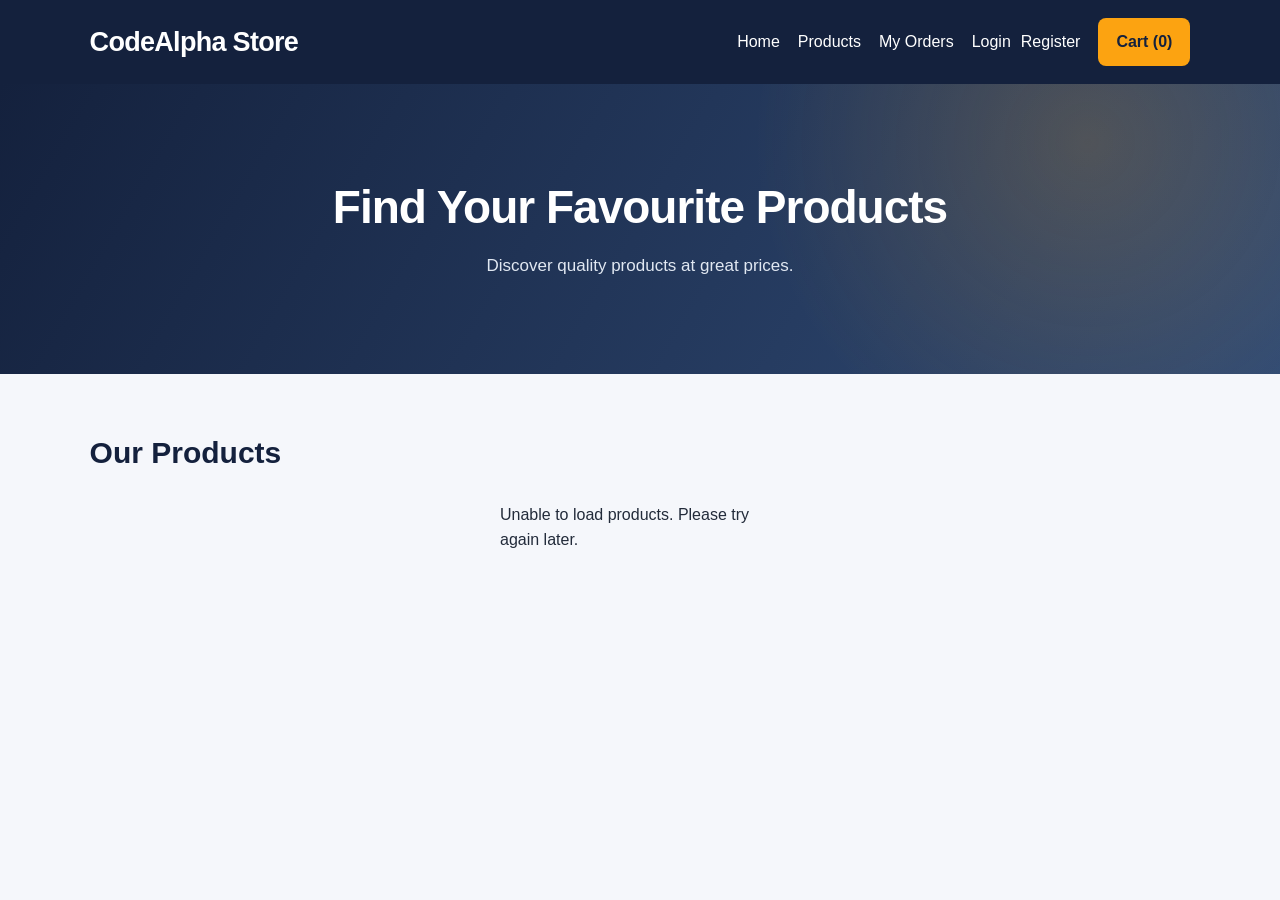
<file: frontend/index.html>
<!DOCTYPE html>
<html lang="en">
<head>
    <meta charset="UTF-8">
    <meta name="viewport" content="width=device-width, initial-scale=1.0">
    <title>CodeAlpha Store</title>

    <link rel="stylesheet" href="style.css">
</head>
<body>

    <header class="header">
        <h1>CodeAlpha Store</h1>

<nav>
    <a href="#">Home</a>
    <a href="#products">Products</a>
    <a href="my-orders.html">My Orders</a>

    <span id="user-section">
        <a href="login.html">Login</a>
        <a href="register.html">Register</a>
    </span>

    <button id="cart-button">
        Cart (<span id="cart-count">0</span>)
    </button>
</nav>
    </header>

    <main>
        <section class="hero">
            <h2>Find Your Favourite Products</h2>
            <p>Discover quality products at great prices.</p>
        </section>

        <section class="products-section" id="products">
            <h2>Our Products</h2>

            <div id="product-container" class="product-grid">
                <p>Loading products...</p>
            </div>
        </section>
        <!-- Shopping Cart Panel -->
<div id="cart-panel" class="cart-panel">

    <div class="cart-header">
        <h2>Your Shopping Cart</h2>
        <button id="close-cart">✕</button>
    </div>

    <div id="cart-items">
        <p>Your cart is empty.</p>
    </div>

    <div class="cart-footer">
        <h3>Total: Rs. <span id="cart-total">0</span></h3>
        <button id="checkout-button">Proceed to Checkout</button>
    </div>

</div>
<!-- Checkout Panel -->
<div id="checkout-panel" class="checkout-panel">

    <div class="checkout-header">
        <h2>Checkout</h2>
        <button id="close-checkout">✕</button>
    </div>

    <form id="checkout-form">

        <label for="customer-name">Full Name</label>
        <input
            type="text"
            id="customer-name"
            name="customerName"
            placeholder="Enter your full name"
            required
        >

        <label for="customer-email">Email Address</label>
        <input
            type="email"
            id="customer-email"
            name="email"
            placeholder="Enter your email"
            required
        >

        <label for="customer-phone">Phone Number</label>
        <input
            type="tel"
            id="customer-phone"
            name="phone"
            placeholder="Enter your phone number"
            required
        >

        <label for="customer-address">Delivery Address</label>
        <textarea
            id="customer-address"
            name="address"
            placeholder="Enter your complete delivery address"
            required
        ></textarea>
        <div class="checkout-total">
    <h3>Order Total: Rs. <span id="checkout-total">0</span></h3>
</div>

        <div class="payment-method">
            <h3>Payment Method</h3>
            <p>Cash on Delivery (COD)</p>
        </div>

        <button type="submit" id="place-order-button">
            Place Order
        </button>

    </form>
    <!-- Order Confirmation Panel -->
<div id="confirmation-panel" class="confirmation-panel">

    <div class="confirmation-content">

        <div class="success-icon">✓</div>

        <h2>Order Placed Successfully!</h2>

        <p>Thank you for shopping with CodeAlpha Store.</p>

        <p>Order ID:</p>
        <strong id="confirmation-order-id"></strong>

        <h3>Order Total: Rs. <span id="confirmation-total">0</span></h3>

        <p>Payment Method: Cash on Delivery</p>

        <p>Order Status: Pending</p>

        <button id="continue-shopping">
            Continue Shopping
        </button>

    </div>

</div>

</div>
    </main>

    <script src="script.js"></script>
</body>
</html>
</file>
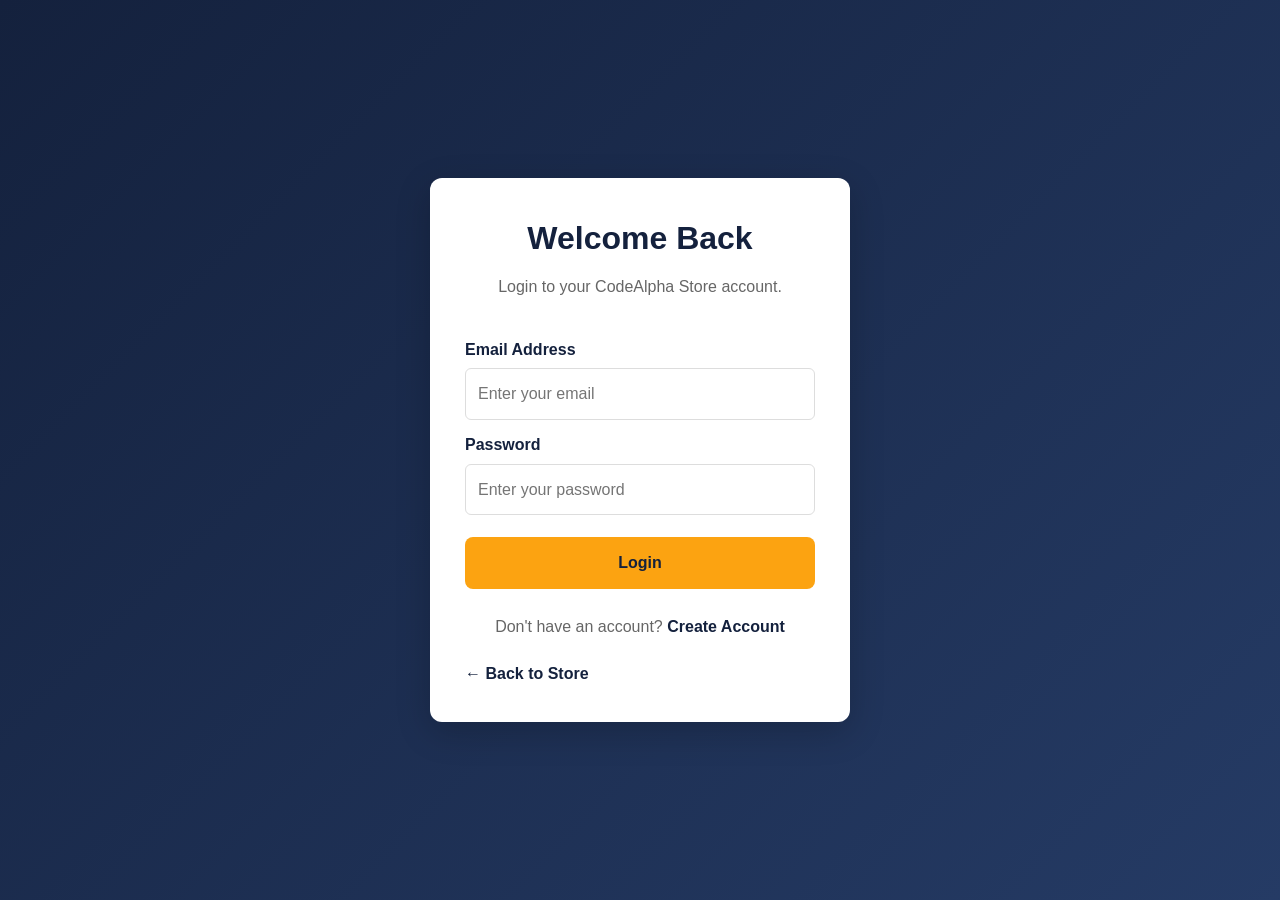
<file: frontend/login.html>
<!DOCTYPE html>
<html lang="en">
<head>
    <meta charset="UTF-8">
    <meta name="viewport" content="width=device-width, initial-scale=1.0">

    <title>Login | CodeAlpha Store</title>

    <link rel="stylesheet" href="style.css">
</head>
<body>

    <div class="auth-container">

        <div class="auth-card">

            <h1>Welcome Back</h1>
            <p>Login to your CodeAlpha Store account.</p>

            <form id="login-form">

                <label for="login-email">Email Address</label>
                <input
                    type="email"
                    id="login-email"
                    placeholder="Enter your email"
                    required
                >

                <label for="login-password">Password</label>
                <input
                    type="password"
                    id="login-password"
                    placeholder="Enter your password"
                    required
                >

                <button type="submit">Login</button>

            </form>

            <p id="login-message"></p>

            <p class="auth-link">
                Don't have an account?
                <a href="register.html">Create Account</a>
            </p>

            <a href="index.html">← Back to Store</a>

        </div>

    </div>

    <script src="auth.js"></script>

</body>
</html>
</file>
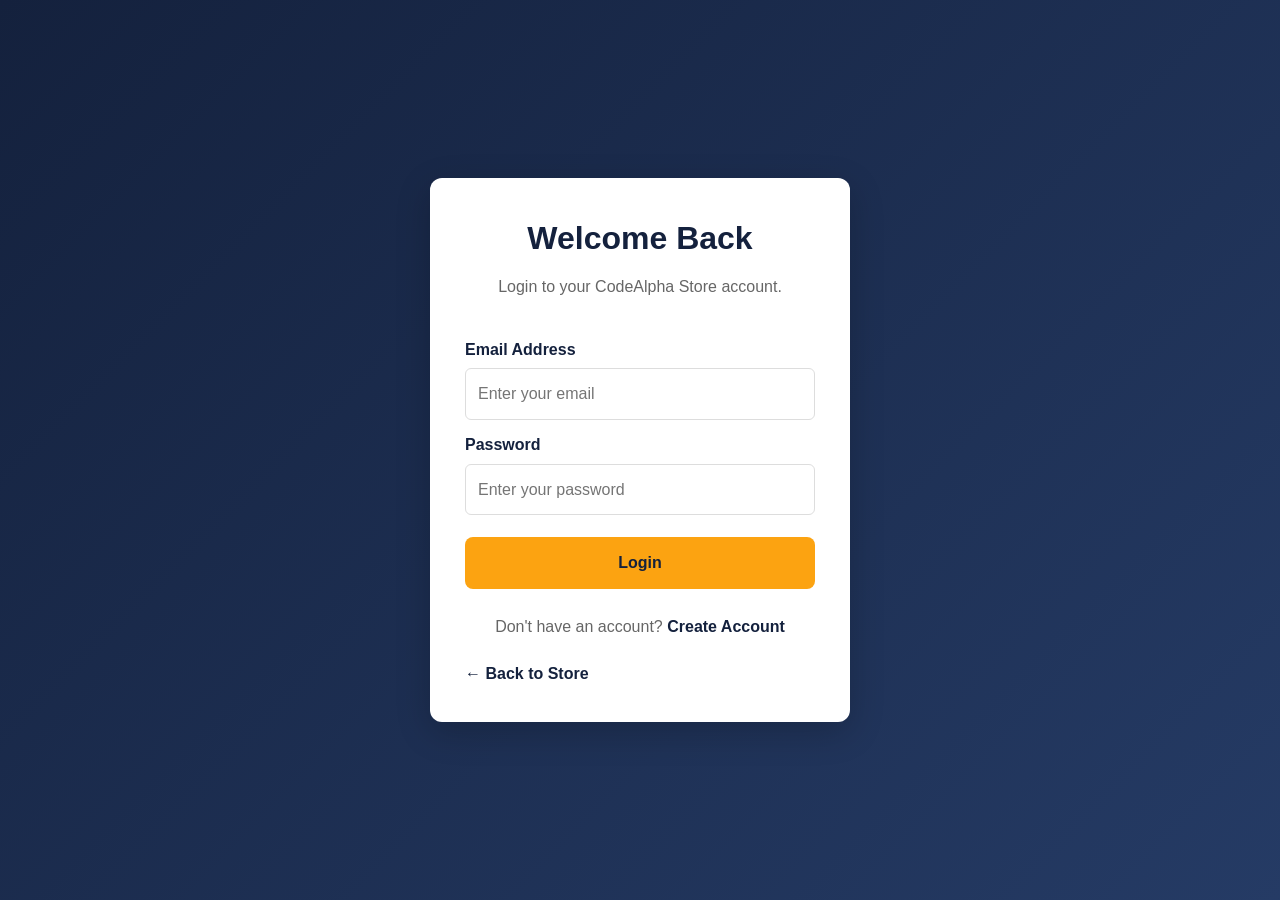
<file: frontend/my-orders.html>
<!DOCTYPE html>
<html lang="en">
<head>
    <meta charset="UTF-8">
    <meta name="viewport" content="width=device-width, initial-scale=1.0">

    <title>My Orders | CodeAlpha Store</title>

    <link rel="stylesheet" href="style.css">
</head>

<body>

    <header class="header">
        <h1>CodeAlpha Store</h1>

        <nav>
            <a href="index.html">Home</a>
            <a href="my-orders.html">My Orders</a>
        </nav>
    </header>

    <main class="my-orders-container">

        <h2>My Orders</h2>

        <div id="orders-list">
            <p>Loading your orders...</p>
        </div>

    </main>

    <script src="my-orders.js"></script>

</body>
</html>
</file>
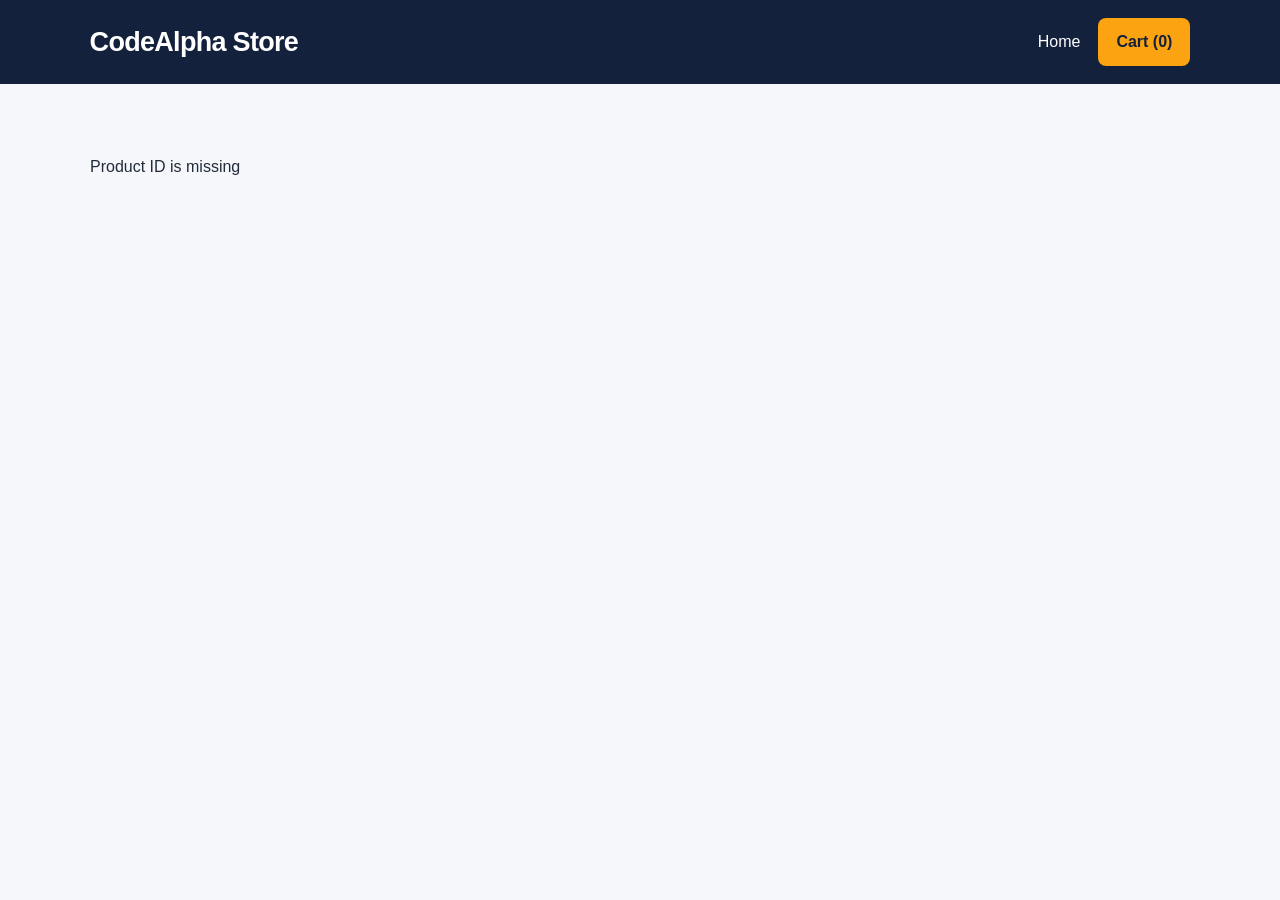
<file: frontend/product.html>
<!DOCTYPE html>
<html lang="en">
<head>
    <meta charset="UTF-8">
    <meta name="viewport" content="width=device-width, initial-scale=1.0">

    <title>Product Details | CodeAlpha Store</title>

    <link rel="stylesheet" href="style.css">
</head>
<body>

    <header class="header">
        <h1>CodeAlpha Store</h1>

        <nav>
            <a href="index.html">Home</a>
            <button id="cart-button">
                Cart (<span id="cart-count">0</span>)
            </button>
        </nav>
    </header>

    <main class="product-details-container">

        <div id="product-details">
            <p>Loading product details...</p>
        </div>

    </main>

    <script src="product.js"></script>

</body>
</html>
</file>
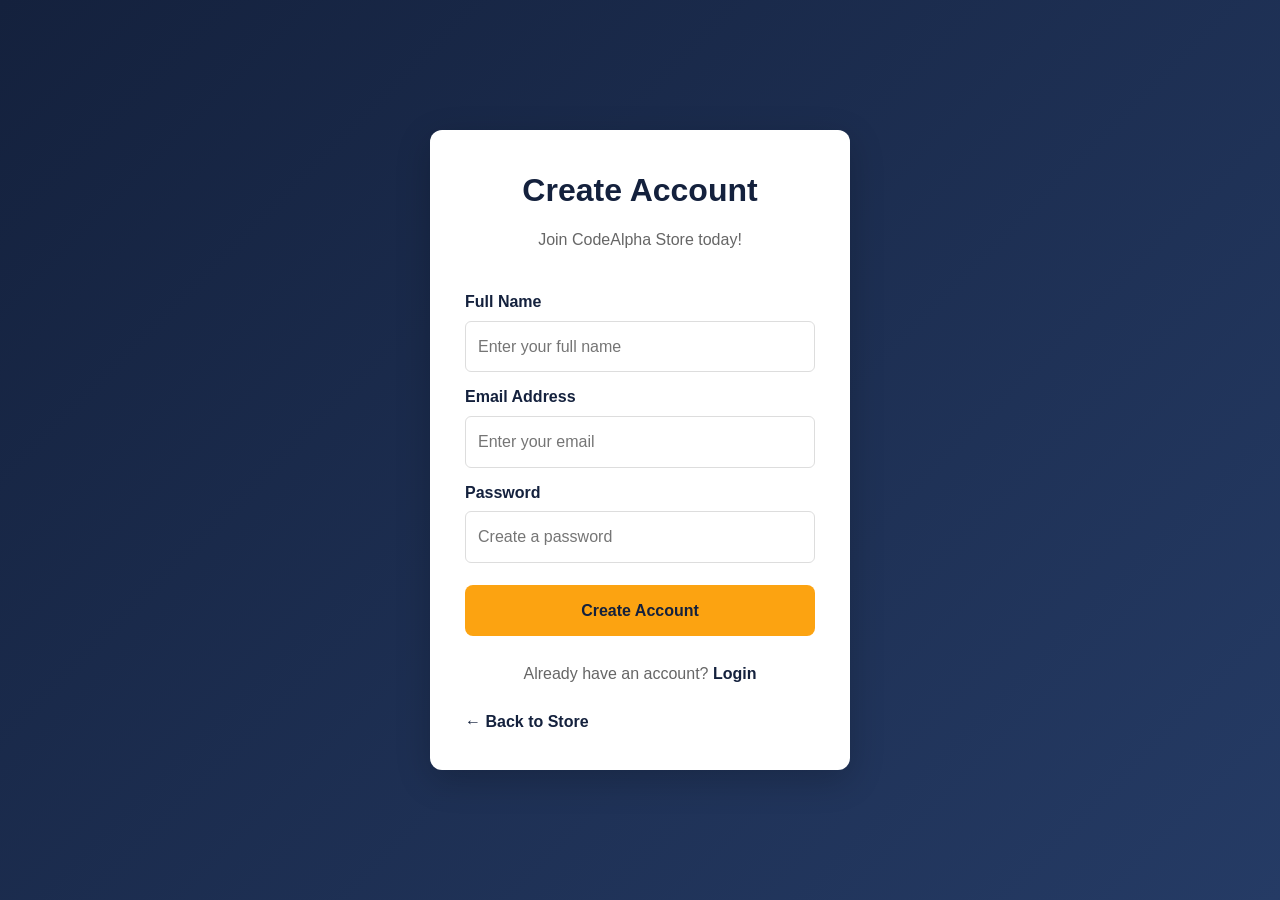
<file: frontend/register.html>
<!DOCTYPE html>
<html lang="en">
<head>
    <meta charset="UTF-8">
    <meta name="viewport" content="width=device-width, initial-scale=1.0">

    <title>Create Account | CodeAlpha Store</title>

    <link rel="stylesheet" href="style.css">
</head>
<body>

    <div class="auth-container">

        <div class="auth-card">

            <h1>Create Account</h1>
            <p>Join CodeAlpha Store today!</p>

            <form id="register-form">

                <label for="register-name">Full Name</label>
                <input
                    type="text"
                    id="register-name"
                    placeholder="Enter your full name"
                    required
                >

                <label for="register-email">Email Address</label>
                <input
                    type="email"
                    id="register-email"
                    placeholder="Enter your email"
                    required
                >

                <label for="register-password">Password</label>
                <input
                    type="password"
                    id="register-password"
                    placeholder="Create a password"
                    minlength="6"
                    required
                >

                <button type="submit">Create Account</button>

            </form>

            <p id="register-message"></p>

            <p class="auth-link">
                Already have an account?
                <a href="login.html">Login</a>
            </p>

            <a href="index.html">← Back to Store</a>

        </div>

    </div>

    <script src="auth.js"></script>

</body>
</html>
</file>
<file: frontend/style.css>
/* CodeAlpha Store — consolidated responsive stylesheet */

/* 1. Design tokens and reset */
:root {
    --navy: #14213d;
    --navy-light: #253b65;
    --orange: #fca311;
    --orange-hover: #e89400;
    --background: #f5f7fb;
    --surface: #ffffff;
    --text: #222b3a;
    --muted: #687386;
    --border: #e5e9f0;
    --success: #28a745;
    --danger: #dc3545;
    --shadow: 0 5px 20px rgba(20, 33, 61, 0.08);
}

*,
*::before,
*::after {
    box-sizing: border-box;
    margin: 0;
    padding: 0;
}

html {
    scroll-behavior: smooth;
}

body {
    min-width: 320px;
    font-family: Arial, sans-serif;
    line-height: 1.6;
    color: var(--text);
    background: var(--background);
}

button,
input,
textarea {
    font: inherit;
}

button,
a {
    -webkit-tap-highlight-color: transparent;
}

button {
    cursor: pointer;
}

img {
    display: block;
    max-width: 100%;
}

/* 2. Header and navigation */
.header {
    position: relative;
    z-index: 100;
    display: flex;
    align-items: center;
    justify-content: space-between;
    gap: 24px;
    width: 100%;
    padding: 18px 7%;
    color: var(--surface);
    background: var(--navy);
}

.header h1 {
    flex-shrink: 0;
    font-size: 27px;
    line-height: 1.2;
    letter-spacing: -0.7px;
}

nav {
    display: flex;
    flex-wrap: wrap;
    align-items: center;
    justify-content: flex-end;
    gap: 18px;
}

nav a {
    color: var(--surface);
    text-decoration: none;
    font-weight: 500;
    transition: color 0.2s ease;
}

nav a:hover {
    color: var(--orange);
}

#user-section {
    display: flex;
    flex-wrap: wrap;
    align-items: center;
    gap: 10px;
}

#user-section span {
    color: var(--surface);
    font-size: 14px;
}

nav button,
.add-to-cart,
#checkout-button,
#place-order-button,
#continue-shopping,
.product-info button,
.auth-card form button {
    border: 0;
    border-radius: 8px;
    padding: 11px 18px;
    color: var(--navy);
    background: var(--orange);
    font-weight: 700;
    transition: background 0.2s ease, transform 0.2s ease;
}

nav button:hover,
.add-to-cart:hover,
#checkout-button:hover,
#place-order-button:hover,
#continue-shopping:hover,
.product-info button:hover,
.auth-card form button:hover {
    background: var(--orange-hover);
    transform: translateY(-1px);
}

/* 3. Hero */
.hero {
    padding: clamp(60px, 8vw, 95px) 20px;
    color: var(--surface);
    text-align: center;
    background:
        radial-gradient(circle at 85% 20%, rgba(252, 163, 17, 0.18), transparent 30%),
        linear-gradient(120deg, var(--navy), #304b75);
}

.hero h2 {
    max-width: 850px;
    margin: 0 auto 16px;
    font-size: clamp(28px, 4vw, 46px);
    line-height: 1.25;
    font-weight: 800;
    letter-spacing: -1px;
    overflow-wrap: break-word;
}

.hero p {
    color: #e1e8f2;
    font-size: clamp(15px, 2vw, 17px);
}

/* 4. Product listing */
.products-section {
    width: min(100%, 1500px);
    margin: 0 auto;
    padding: 60px 7%;
}

.products-section h2 {
    margin-bottom: 30px;
    color: var(--navy);
    font-size: 30px;
    line-height: 1.25;
}

.product-grid {
    display: grid;
    grid-template-columns: repeat(auto-fit, minmax(min(100%, 260px), 280px));
    justify-content: center;
    gap: 24px;
}

.product-card {
    min-width: 0;
    overflow: hidden;
    padding-bottom: 20px;
    border: 1px solid var(--border);
    border-radius: 14px;
    background: var(--surface);
    box-shadow: 0 5px 20px rgba(20, 33, 61, 0.06);
    transition: transform 0.25s ease, box-shadow 0.25s ease;
}

.product-card:hover {
    transform: translateY(-4px);
    box-shadow: 0 14px 30px rgba(20, 33, 61, 0.12);
}

.product-card img {
    width: 100%;
    height: 230px;
    padding: 15px;
    object-fit: contain;
    background: #f0f2f6;
}

.product-card h3 {
    margin: 17px 16px 8px;
    font-size: 17px;
    line-height: 1.4;
    overflow-wrap: anywhere;
}

.product-card h3 a {
    color: var(--navy);
    text-decoration: none;
}

.product-card h3 a:hover {
    color: #d88900;
}

.product-card p {
    margin: 0 16px 12px;
    color: var(--muted);
}

.product-card .price {
    color: var(--navy);
    font-size: 21px;
    font-weight: 800;
}

.add-to-cart {
    width: calc(100% - 30px);
    margin: 5px 15px;
}

/* 5. Shopping cart drawer */
.cart-panel {
    position: fixed;
    top: 0;
    right: -450px;
    z-index: 1000;
    display: flex;
    flex-direction: column;
    width: min(400px, 100%);
    height: 100vh;
    height: 100dvh;
    padding: 25px;
    background: var(--surface);
    box-shadow: -5px 0 20px rgba(0, 0, 0, 0.15);
    transition: right 0.3s ease;
}

.cart-panel.active {
    right: 0;
}

.cart-header,
.checkout-header {
    display: flex;
    align-items: center;
    justify-content: space-between;
    gap: 15px;
    margin-bottom: 25px;
}

#close-cart,
#close-checkout {
    border: 0;
    background: transparent;
    font-size: 26px;
    line-height: 1;
}

#cart-items {
    flex: 1;
    overflow-y: auto;
}

.cart-footer {
    padding-top: 20px;
    border-top: 1px solid var(--border);
}

#checkout-button {
    width: 100%;
    margin-top: 15px;
    padding: 13px;
}

.quantity-controls {
    display: flex;
    align-items: center;
    gap: 15px;
    margin: 12px 0;
}

.quantity-controls button {
    width: 34px;
    height: 34px;
    border: 0;
    border-radius: 6px;
    color: var(--surface);
    background: var(--navy);
    font-size: 20px;
}

.quantity-controls button:hover {
    background: var(--navy-light);
}

.quantity-controls span {
    min-width: 20px;
    text-align: center;
    font-weight: 700;
}

.cart-item {
    padding: 15px 0;
    border-bottom: 1px solid var(--border);
}

.cart-item h3 {
    margin-bottom: 10px;
    color: var(--navy);
}

.cart-item p {
    margin: 8px 0;
    color: #555;
}

.remove-item {
    margin-top: 10px;
    padding: 8px 14px;
    border: 0;
    border-radius: 5px;
    color: var(--surface);
    background: var(--danger);
}

.remove-item:hover {
    background: #b02a37;
}

/* 6. Checkout drawer and form */
.checkout-panel {
    position: fixed;
    top: 0;
    right: -500px;
    z-index: 1100;
    width: min(450px, 100%);
    height: 100vh;
    height: 100dvh;
    padding: 25px;
    overflow-y: auto;
    background: var(--surface);
    box-shadow: -5px 0 20px rgba(0, 0, 0, 0.15);
    transition: right 0.3s ease;
}

.checkout-panel.active {
    right: 0;
}

#checkout-form {
    display: flex;
    flex-direction: column;
    gap: 12px;
}

#checkout-form label {
    color: var(--navy);
    font-weight: 700;
}

#checkout-form input,
#checkout-form textarea {
    width: 100%;
    min-width: 0;
    padding: 12px;
    border: 1px solid #ccc;
    border-radius: 6px;
    font-size: 16px;
}

#checkout-form textarea {
    min-height: 100px;
    resize: vertical;
}

.payment-method {
    margin-top: 10px;
    padding: 15px;
    border-radius: 6px;
    background: var(--background);
}

.payment-method h3 {
    margin-bottom: 8px;
}

#place-order-button {
    margin-top: 15px;
    padding: 14px;
}

/* 7. Order confirmation */
.confirmation-panel {
    position: fixed;
    inset: 0;
    z-index: 1200;
    display: none;
    align-items: center;
    justify-content: center;
    padding: 20px;
    background: rgba(20, 33, 61, 0.75);
}

.confirmation-panel.active {
    display: flex;
}

.confirmation-content {
    width: 100%;
    max-width: 450px;
    padding: 35px 25px;
    border-radius: 12px;
    background: var(--surface);
    text-align: center;
}

.success-icon {
    display: flex;
    align-items: center;
    justify-content: center;
    width: 65px;
    height: 65px;
    margin: 0 auto 20px;
    border-radius: 50%;
    color: var(--surface);
    background: var(--success);
    font-size: 35px;
}

.confirmation-content h2 {
    margin-bottom: 12px;
    color: var(--navy);
}

.confirmation-content p {
    margin: 12px 0;
    color: #666;
}

#confirmation-order-id {
    display: block;
    margin: 8px 0 20px;
    color: var(--navy);
    overflow-wrap: anywhere;
}

#continue-shopping {
    width: 100%;
    margin-top: 20px;
    padding: 13px;
}

/* 8. Login and registration pages */
.auth-container {
    display: flex;
    align-items: center;
    justify-content: center;
    min-height: 100vh;
    min-height: 100dvh;
    padding: 20px;
    background: linear-gradient(135deg, var(--navy), var(--navy-light));
}

.auth-card {
    width: 100%;
    max-width: 420px;
    padding: 35px;
    border-radius: 12px;
    background: var(--surface);
    box-shadow: 0 10px 35px rgba(0, 0, 0, 0.2);
}

.auth-card h1 {
    margin-bottom: 10px;
    color: var(--navy);
    text-align: center;
}

.auth-card > p {
    margin-bottom: 25px;
    color: #666;
    text-align: center;
}

.auth-card form {
    display: flex;
    flex-direction: column;
}

.auth-card label {
    margin: 12px 0 6px;
    color: var(--navy);
    font-weight: 700;
}

.auth-card input {
    width: 100%;
    min-width: 0;
    padding: 12px;
    border: 1px solid #ddd;
    border-radius: 6px;
    font-size: 16px;
    outline: none;
}

.auth-card input:focus {
    border-color: var(--orange);
}

.auth-card form button {
    margin-top: 22px;
    padding: 13px;
    font-size: 16px;
}

.auth-card .auth-link {
    margin: 22px 0;
    text-align: center;
}

.auth-card a {
    color: var(--navy);
    font-weight: 700;
    text-decoration: none;
}

.auth-card a:hover {
    text-decoration: underline;
}

#register-message,
#login-message {
    margin-top: 15px;
    text-align: center;
    font-weight: 700;
    overflow-wrap: anywhere;
}

/* 9. Product details page */
.product-details-container {
    width: min(100%, 1140px);
    margin: 50px auto;
    padding: 20px;
}

.product-details-card {
    display: flex;
    align-items: center;
    gap: 40px;
    padding: 30px;
    border-radius: 12px;
    background: var(--surface);
    box-shadow: var(--shadow);
}

.product-details-card img {
    width: 45%;
    max-height: 450px;
    object-fit: contain;
    border-radius: 10px;
}

.product-info {
    flex: 1;
    min-width: 0;
}

.product-info h2 {
    margin-bottom: 15px;
    color: var(--navy);
    font-size: 30px;
    line-height: 1.3;
    overflow-wrap: anywhere;
}

.product-info p {
    margin-bottom: 20px;
    color: #666;
}

.product-info h3 {
    margin-bottom: 25px;
    color: #d88900;
    font-size: 26px;
}

.product-info button {
    padding: 14px 25px;
}

/* 10. My Orders page */
.my-orders-container {
    width: min(100%, 1040px);
    margin: 50px auto;
    padding: 20px;
}

.my-orders-container h2 {
    margin-bottom: 25px;
    color: var(--navy);
    font-size: 28px;
}

.order-card {
    margin-bottom: 20px;
    padding: 25px;
    border-left: 5px solid var(--orange);
    border-radius: 10px;
    background: var(--surface);
    box-shadow: 0 4px 15px rgba(0, 0, 0, 0.08);
}

.order-card h3 {
    margin-bottom: 15px;
    color: var(--navy);
    overflow-wrap: anywhere;
}

.order-card p {
    margin: 10px 0;
    color: #555;
    line-height: 1.5;
    overflow-wrap: anywhere;
}

.order-card p:last-child {
    color: var(--navy);
    font-weight: 700;
}

/* 11. Tablet layout */
@media (max-width: 900px) {
    .header {
        flex-direction: column;
        gap: 16px;
        padding: 18px 5%;
    }

    nav {
        justify-content: center;
    }

    .products-section {
        padding-right: 5%;
        padding-left: 5%;
    }
}

/* 12. Mobile layout */
@media (max-width: 600px) {
    .header {
        gap: 14px;
        padding: 18px 12px;
        text-align: center;
    }

    .header h1 {
        max-width: 100%;
        font-size: 23px;
        white-space: normal;
    }

    nav {
        width: 100%;
        justify-content: center;
        gap: 12px 16px;
    }

    nav a {
        font-size: 15px;
    }

    #user-section {
        width: 100%;
        justify-content: center;
        gap: 10px;
    }

    #user-section span {
        max-width: 100%;
        overflow-wrap: anywhere;
    }

    nav button {
        padding: 10px 16px;
    }

    .hero {
        padding: 58px 18px;
    }

    .hero h2 {
        font-size: clamp(27px, 7vw, 34px);
        line-height: 1.25;
    }

    .hero p {
        max-width: 420px;
        margin: 0 auto;
        font-size: 16px;
    }

    .products-section {
        padding: 38px 16px;
    }

    .products-section h2 {
        margin-bottom: 22px;
        font-size: 27px;
    }

    .product-grid {
        grid-template-columns: minmax(0, 280px);
        justify-content: center;
        gap: 16px;
    }

    .product-card img {
        height: 190px;
    }

    .product-card h3 {
        font-size: 16px;
    }

    .product-card .price {
        font-size: 19px;
    }

    .cart-panel,
    .checkout-panel {
        padding: 20px 16px;
    }

    .auth-card {
        padding: 28px 22px;
    }

    .product-details-container {
        margin: 24px auto;
        padding: 14px;
    }

    .product-details-card {
        flex-direction: column;
        gap: 20px;
        padding: 20px;
    }

    .product-details-card img {
        width: 100%;
        max-height: 280px;
    }

    .product-info {
        width: 100%;
    }

    .product-info h2 {
        font-size: 24px;
    }

    .my-orders-container {
        margin: 25px auto;
        padding: 15px;
    }

    .order-card {
        padding: 18px;
    }
}

/* Very small phones */
@media (max-width: 360px) {
    .header h1 {
        font-size: 21px;
    }

    nav {
        gap: 10px 12px;
    }

    nav a {
        font-size: 14px;
    }

    .hero {
        padding: 48px 14px;
    }

    .products-section {
        padding-right: 12px;
        padding-left: 12px;
    }
}

/* Respect reduced-motion preferences */
@media (prefers-reduced-motion: reduce) {
    *,
    *::before,
    *::after {
        scroll-behavior: auto !important;
        transition-duration: 0.01ms !important;
        animation-duration: 0.01ms !important;
        animation-iteration-count: 1 !important;
    }
}
</file>
